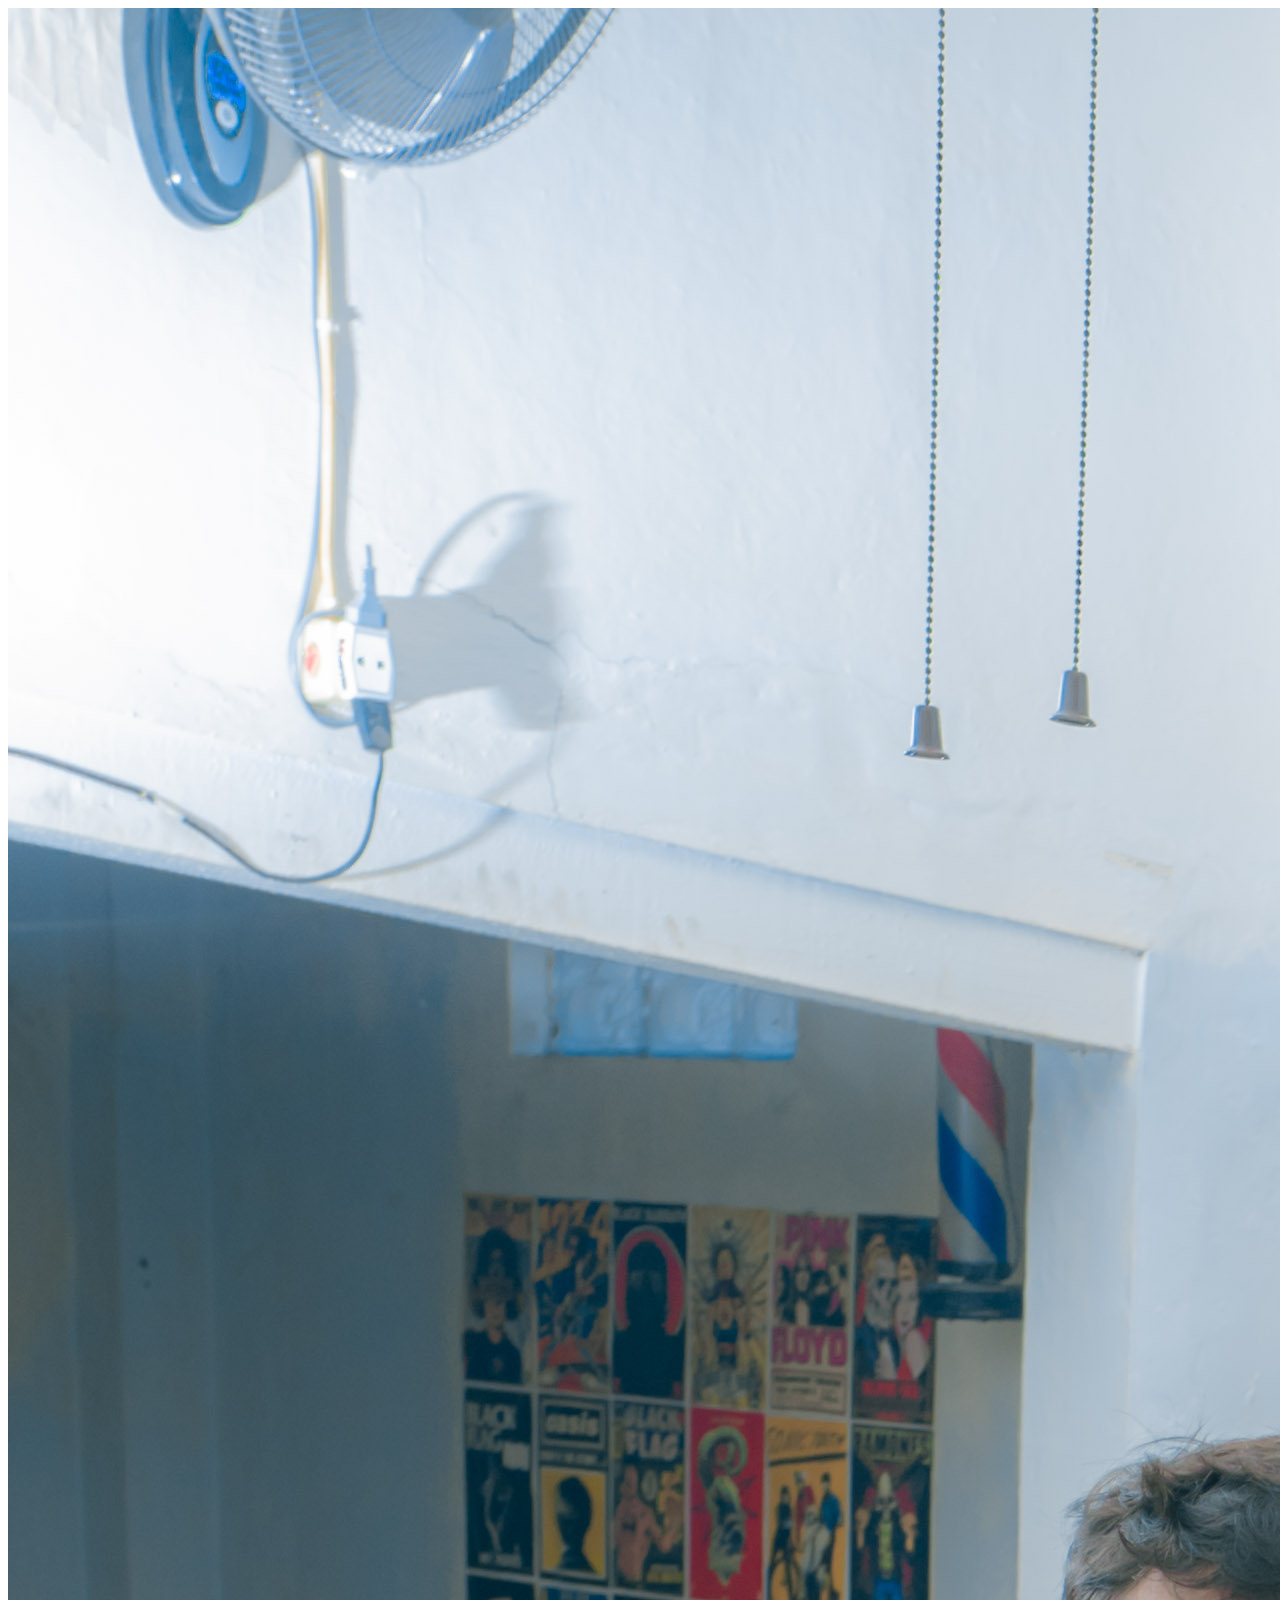
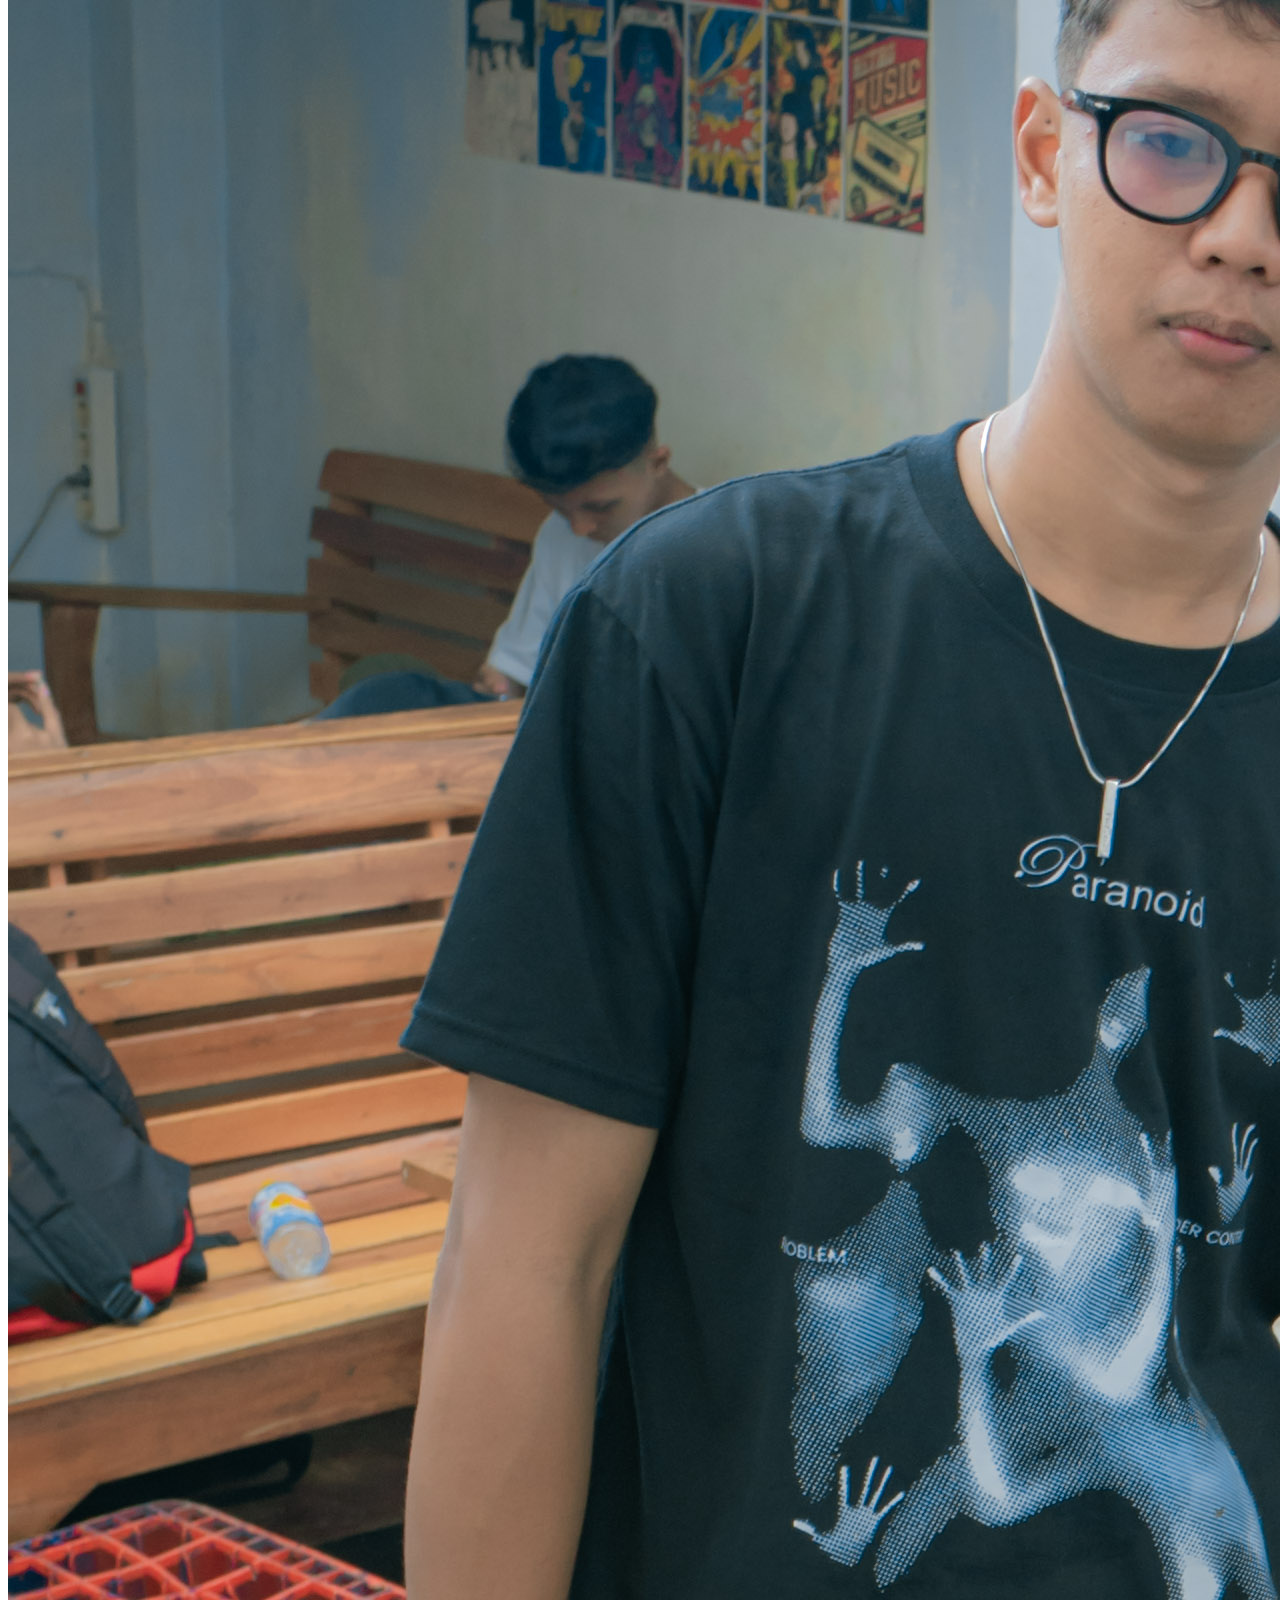
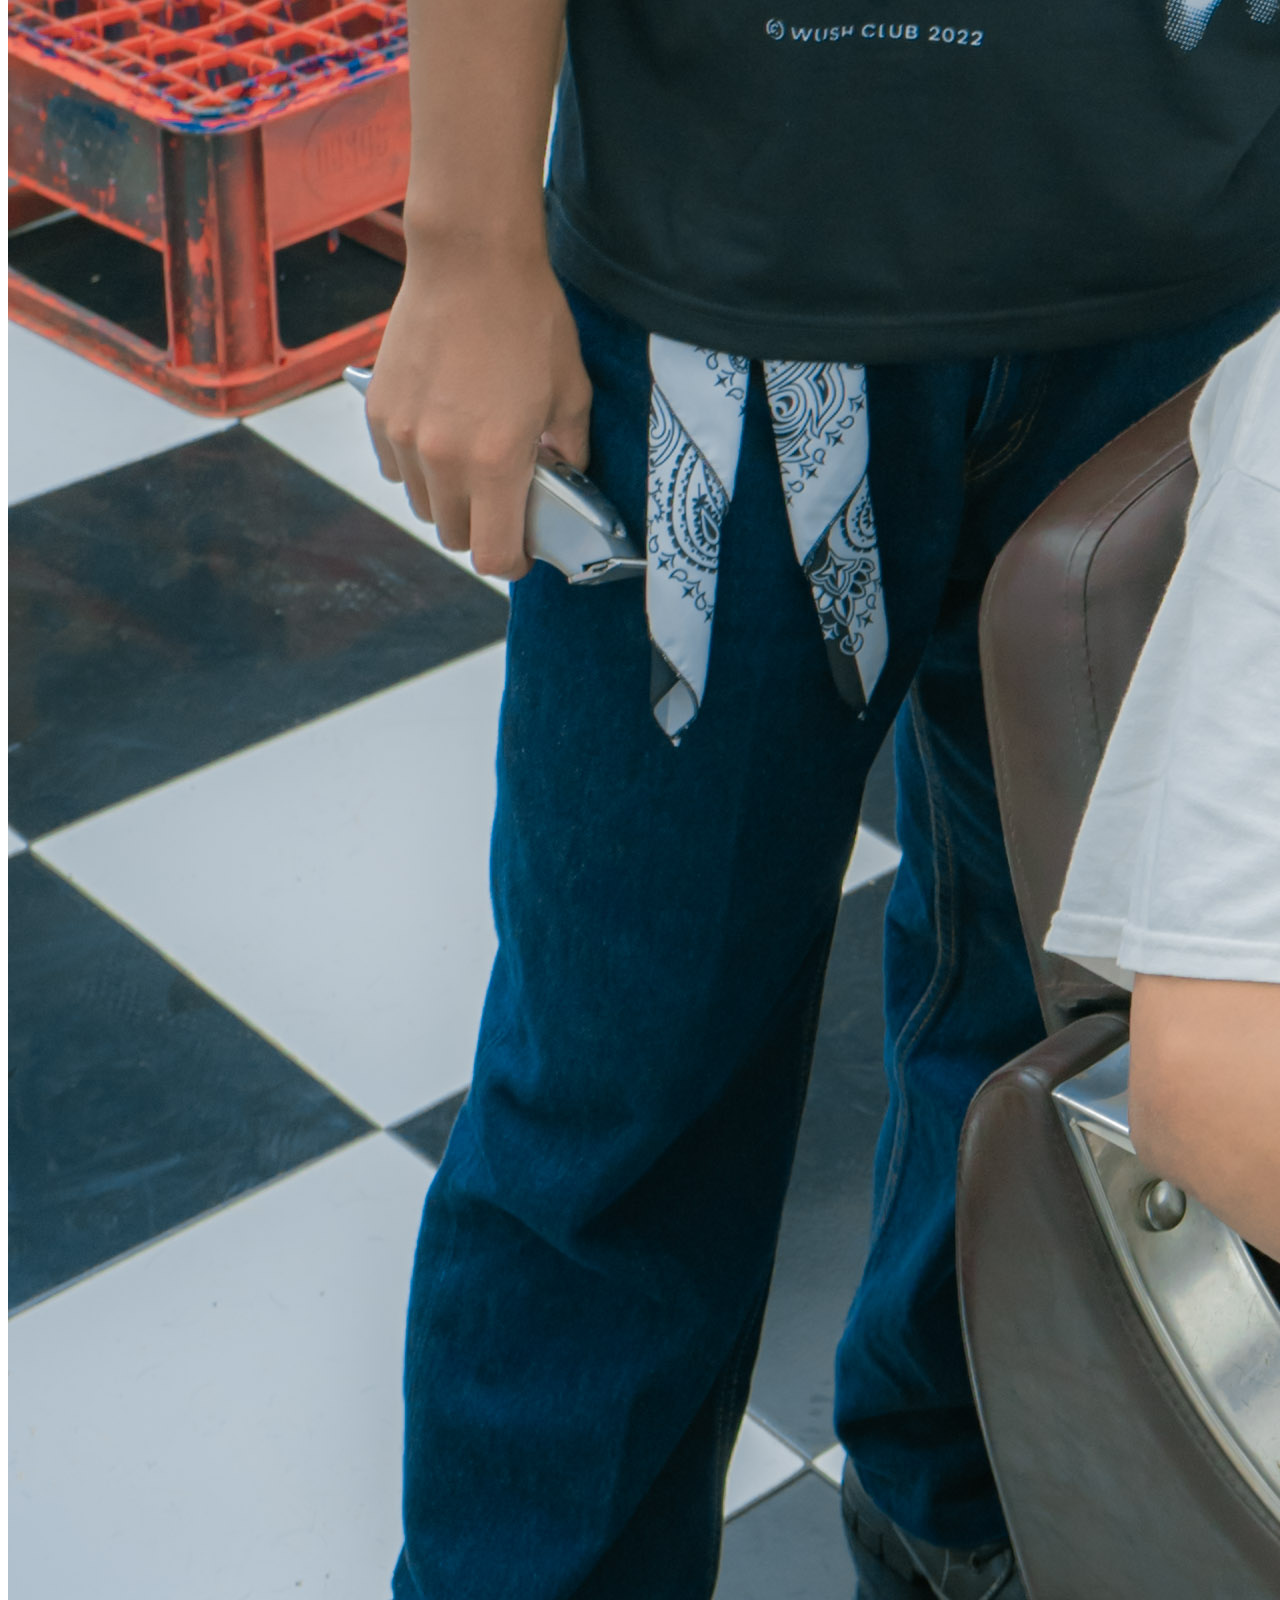
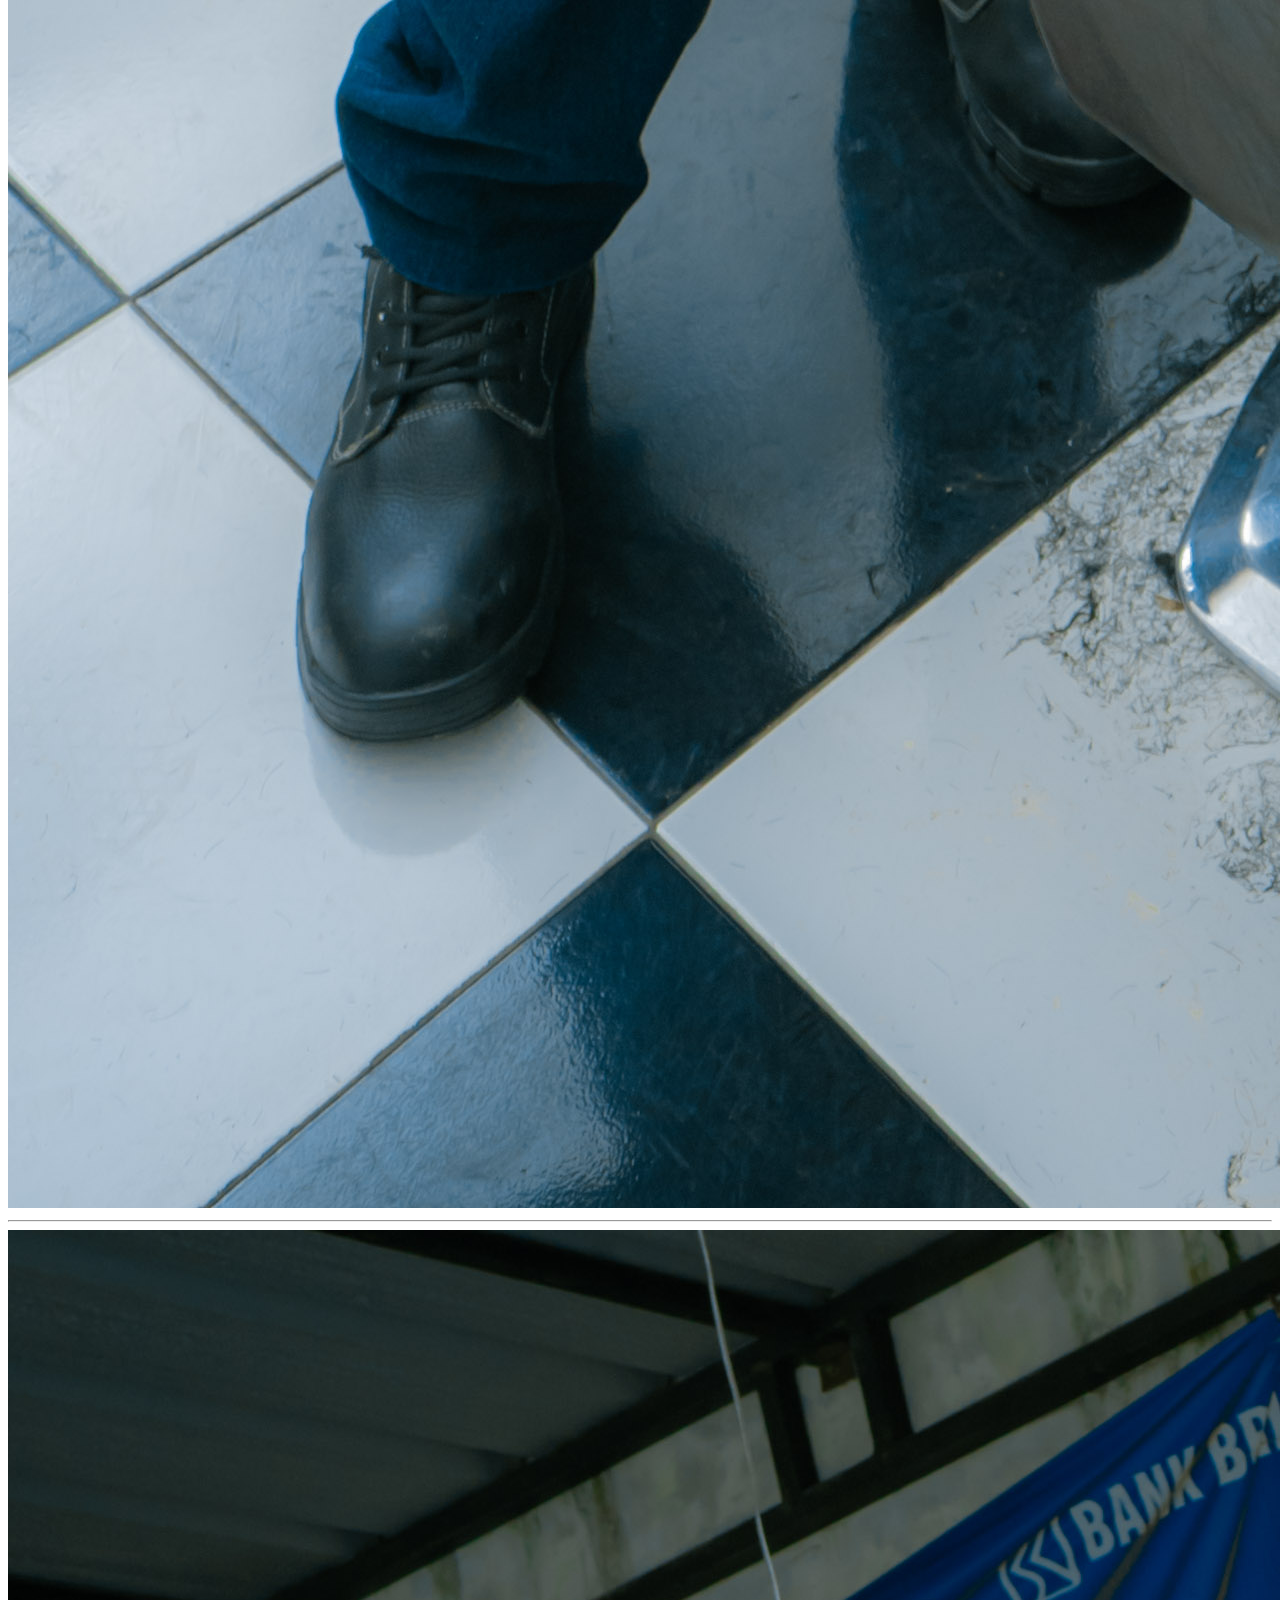
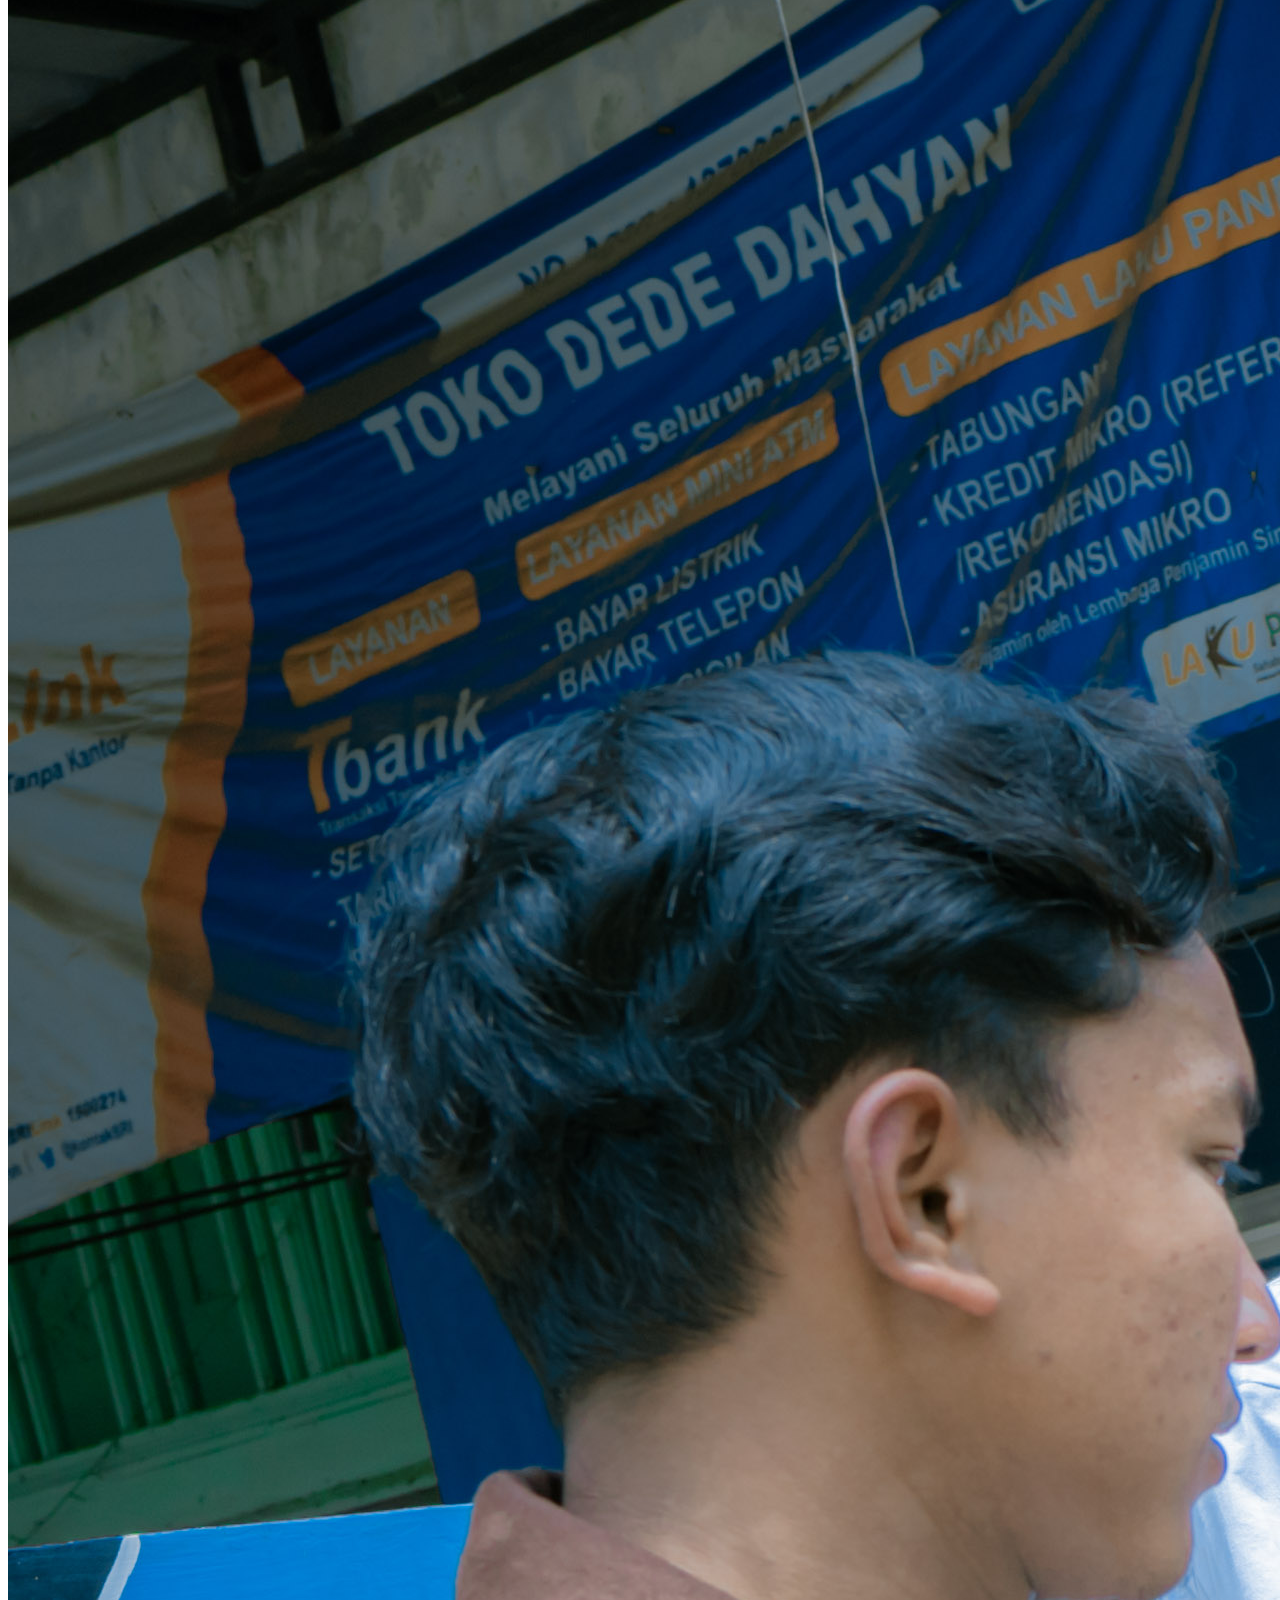
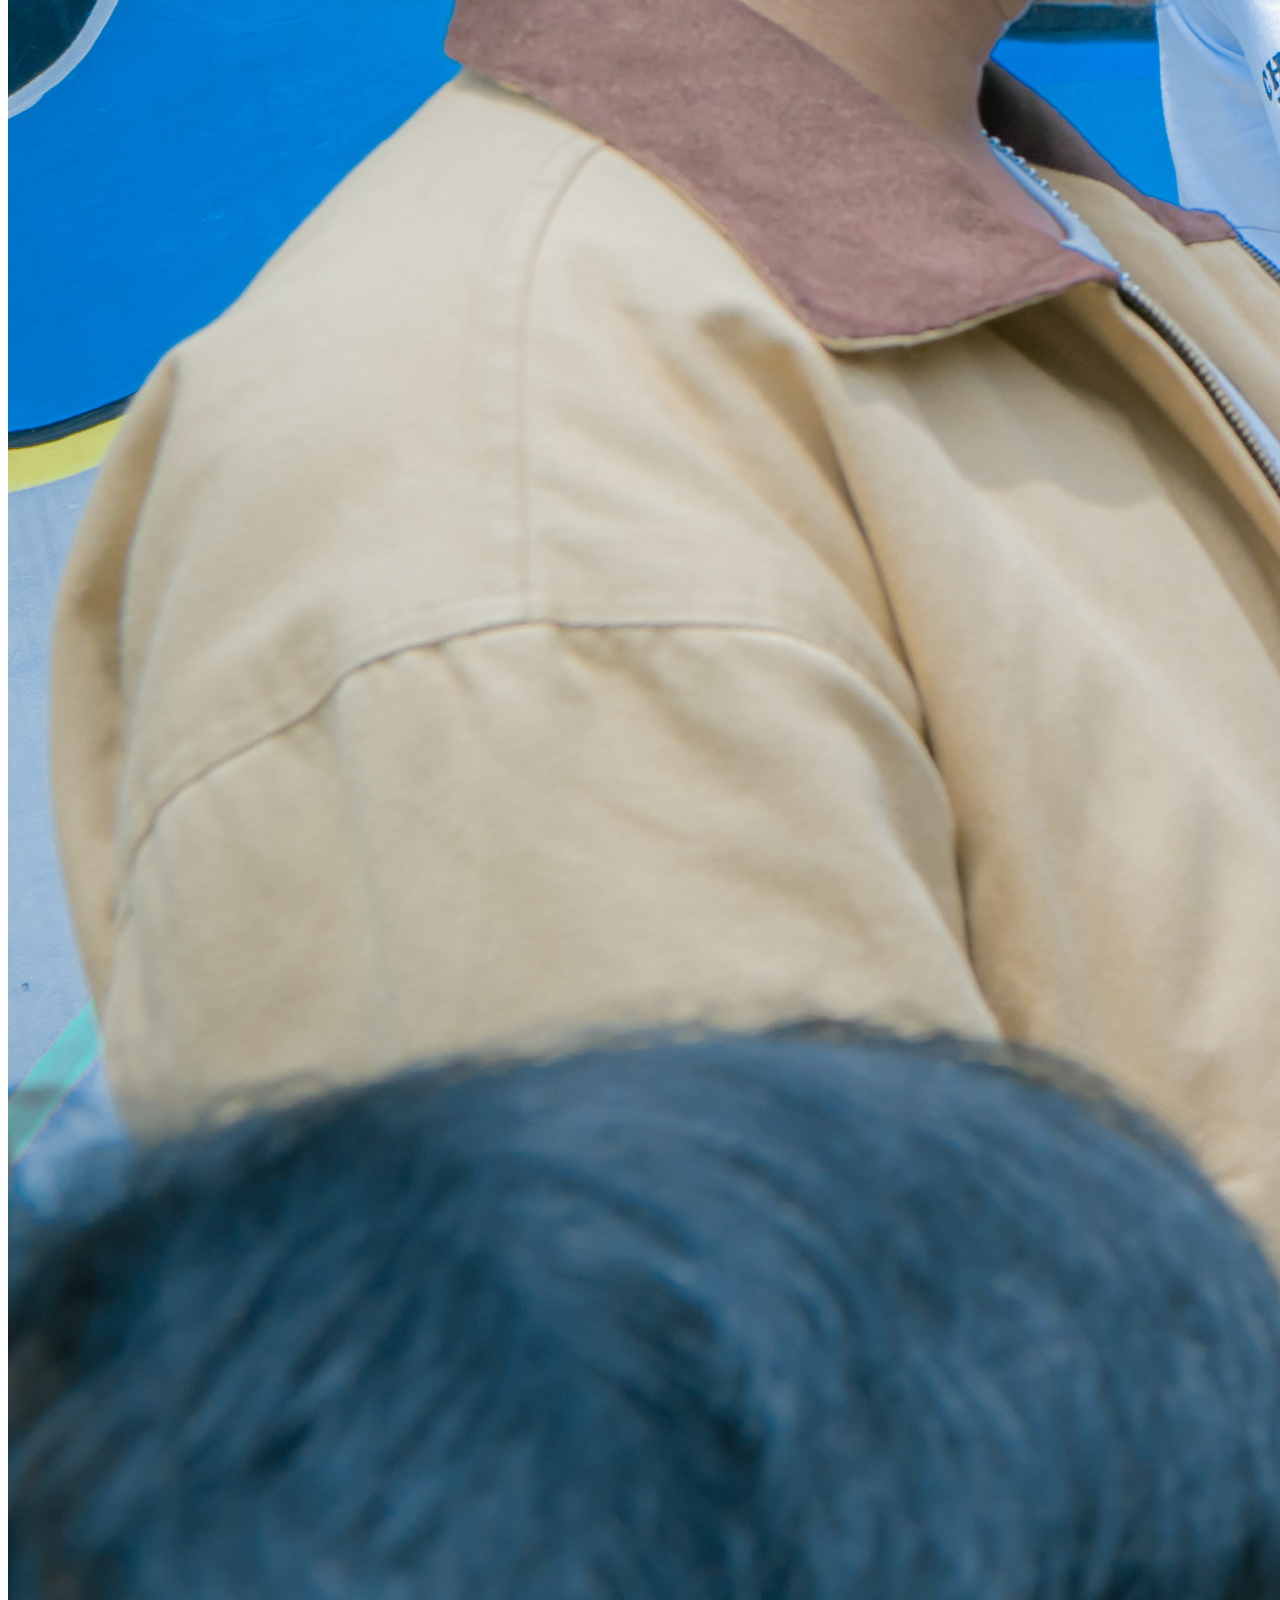
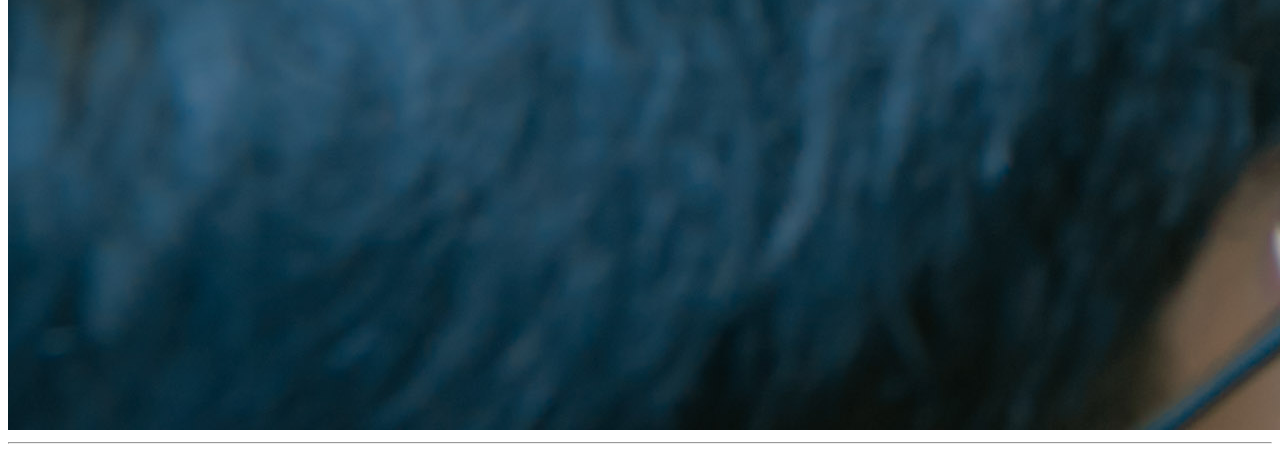
<file: poto/man.html>
<!DOCTYPE html>
<html lang="en">

<head>
    <meta charset="UTF-8">
    <meta name="viewport" content="width=device-width, initial-scale=1.0">
    <title>MAN 1 CIAMIS</title>
    <style>
        .about-image {
            animation: slideInLeft 5s ease-out;
        }

        .avatar-image {
            animation: slideInRight 5s ease-out;
        }

        @keyframes slideInLeft {
            from {
                transform: translateX(-100%);
                opacity: 0;
            }

            to {
                transform: translateX(0);
                opacity: 1;
            }
        }

        @keyframes slideInRight {
            from {
                transform: translateX(100%);
                opacity: 0;
            }

            to {
                transform: translateX(0);
                opacity: 1;
            }
        }
    </style>
</head>

<body>
    <main>
        <section class="about section-padding" id="section_2">
            <div class="container">
                <div class="row">

                    <div class="col-lg-6 col-12">
                        <img src="DSC01976@1199250049.JPG" class="about-image img-fluid" alt="gk ada">
                    </div>

                    <div class="col-lg-6 col-12 mt-5 mt-lg-0">
                        <div class="about-thumb">
                            <HR>
                            </HR>
                            <div class="d-flex flex-wrap align-items-center border-bottom mb-lg-2 pb-3">

                                <img src="DSC01993@1253737788.JPG" class="avatar-image img-fluid" alt="gak">
                            </div>
                            <HR>
                            </HR>
                            
                        </div>
                    </div>

                </div>
            </div>
        </section>
    </main>

</body>


</html>
</file>
